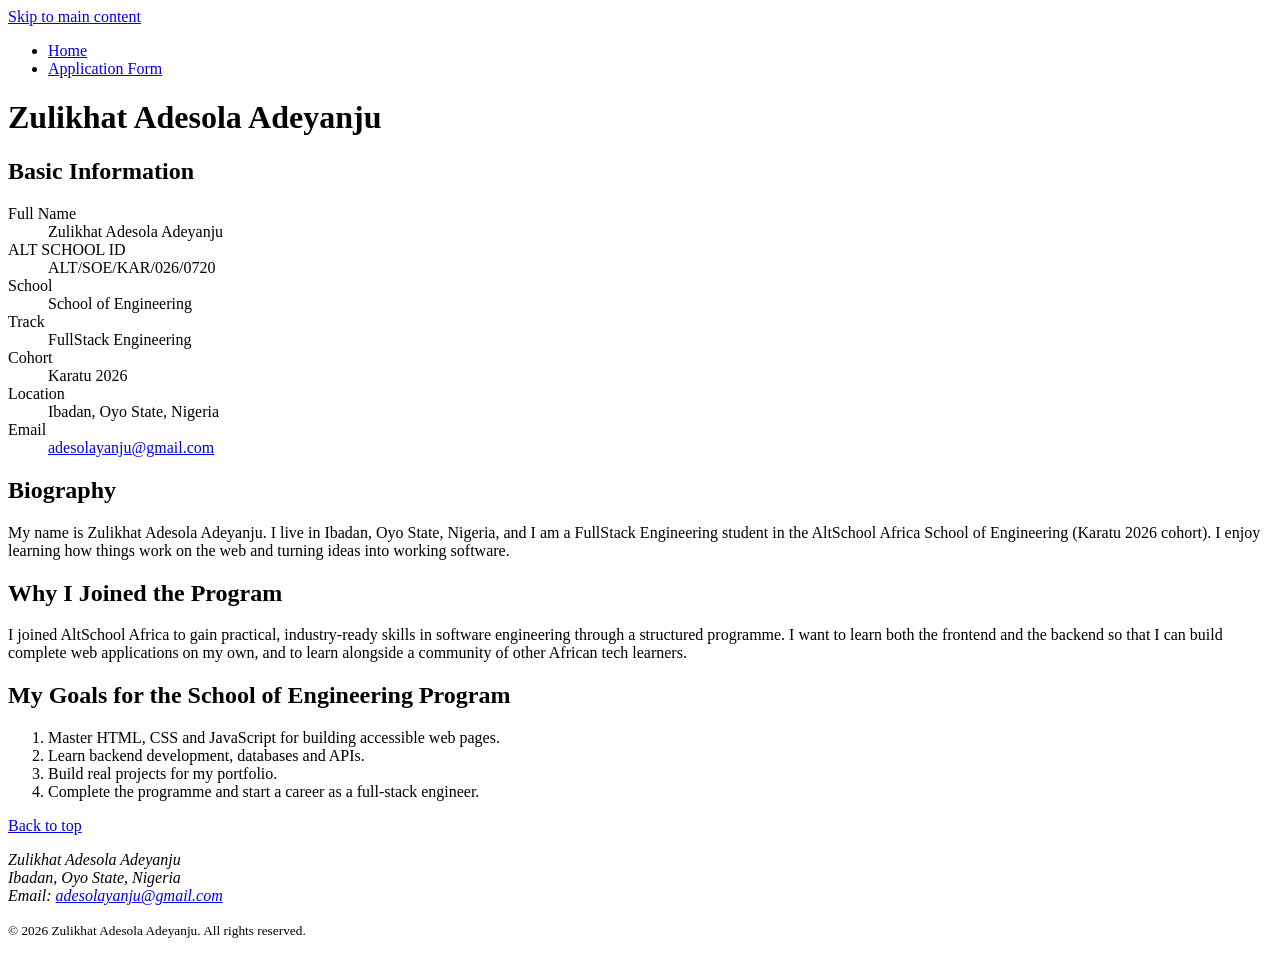
<file: index.html>
<!DOCTYPE html>
<html lang="en">
<head>
  <meta charset="UTF-8">
  <meta name="viewport" content="width=device-width, initial-scale=1.0">
  <title>Home | Zulikhat Adesola Adeyanju</title>
</head>
<body>
  <header id="top">
    <a href="#main-content">Skip to main content</a>
    <nav aria-label="Global navigation">
      <ul>
        <li><a href="index.html" aria-current="page">Home</a></li>
        <li><a href="form.html">Application Form</a></li>
      </ul>
    </nav>
  </header>

  <main id="main-content">
    <h1>Zulikhat Adesola Adeyanju</h1>

    <section aria-labelledby="basic-info-heading">
      <h2 id="basic-info-heading">Basic Information</h2>
      <dl>
        <dt>Full Name</dt>
        <dd>Zulikhat Adesola Adeyanju</dd>
        <dt>ALT SCHOOL ID</dt>
        <dd>ALT/SOE/KAR/026/0720</dd>
        <dt>School</dt>
        <dd>School of Engineering</dd>
        <dt>Track</dt>
        <dd>FullStack Engineering</dd>
        <dt>Cohort</dt>
        <dd>Karatu 2026</dd>
        <dt>Location</dt>
        <dd>Ibadan, Oyo State, Nigeria</dd>
        <dt>Email</dt>
        <dd><a href="mailto:adesolayanju@gmail.com">adesolayanju@gmail.com</a></dd>
      </dl>
    </section>

    <section aria-labelledby="biography-heading">
      <h2 id="biography-heading">Biography</h2>
      <p>
        My name is Zulikhat Adesola Adeyanju. I live in Ibadan, Oyo State,
        Nigeria, and I am a FullStack Engineering student in the AltSchool Africa
        School of Engineering (Karatu 2026 cohort). I enjoy learning how things
        work on the web and turning ideas into working software.
      </p>
    </section>

    <section aria-labelledby="why-heading">
      <h2 id="why-heading">Why I Joined the Program</h2>
      <p>
        I joined AltSchool Africa to gain practical, industry-ready skills in
        software engineering through a structured programme. I want to learn
        both the frontend and the backend so that I can build complete web
        applications on my own, and to learn alongside a community of other
        African tech learners.
      </p>
    </section>

    <section aria-labelledby="goals-heading">
      <h2 id="goals-heading">My Goals for the School of Engineering Program</h2>
      <ol>
        <li>Master HTML, CSS and JavaScript for building accessible web pages.</li>
        <li>Learn backend development, databases and APIs.</li>
        <li>Build real projects for my portfolio.</li>
        <li>Complete the programme and start a career as a full-stack engineer.</li>
      </ol>
    </section>
  </main>

  <footer>
    <p><a href="#top">Back to top</a></p>
    <address>
      Zulikhat Adesola Adeyanju<br>
      Ibadan, Oyo State, Nigeria<br>
      Email: <a href="mailto:adesolayanju@gmail.com">adesolayanju@gmail.com</a>
    </address>
    <p><small>&copy; 2026 Zulikhat Adesola Adeyanju. All rights reserved.</small></p>
  </footer>
</body>
</html>
</file>
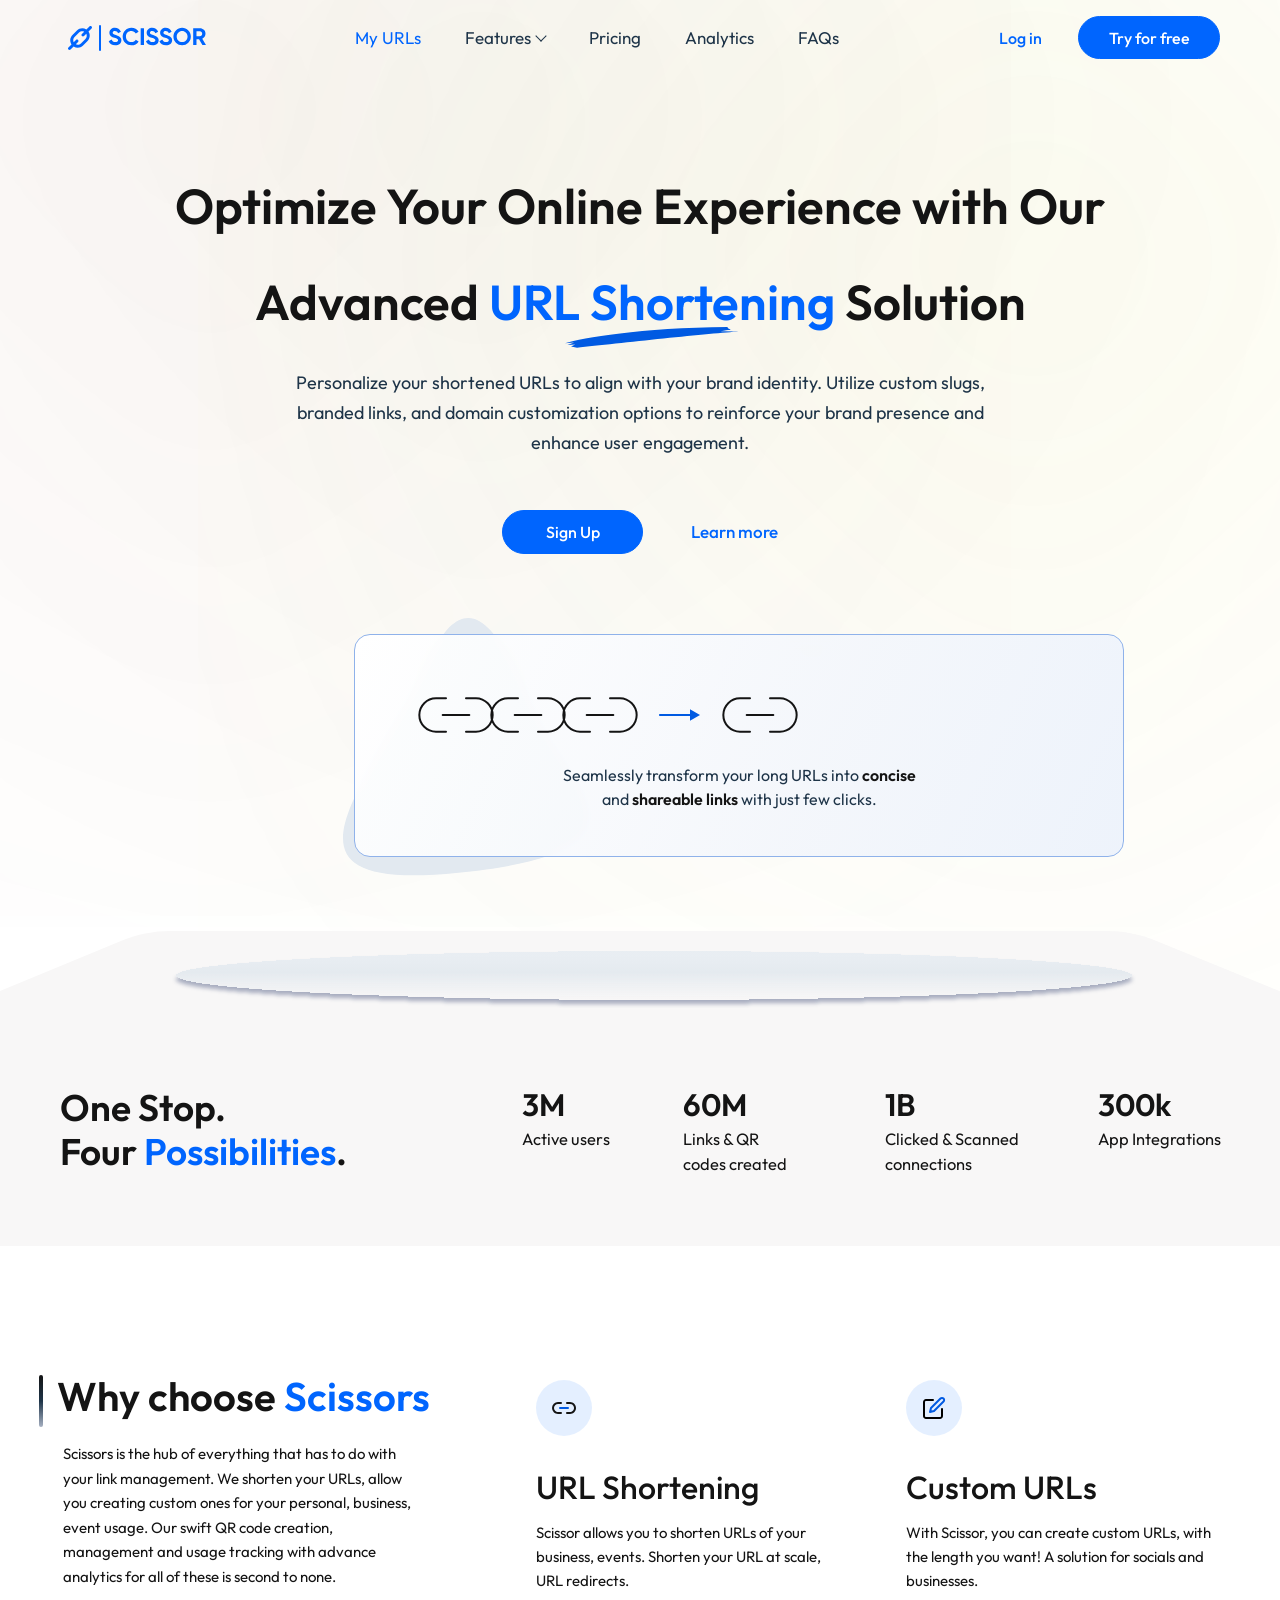
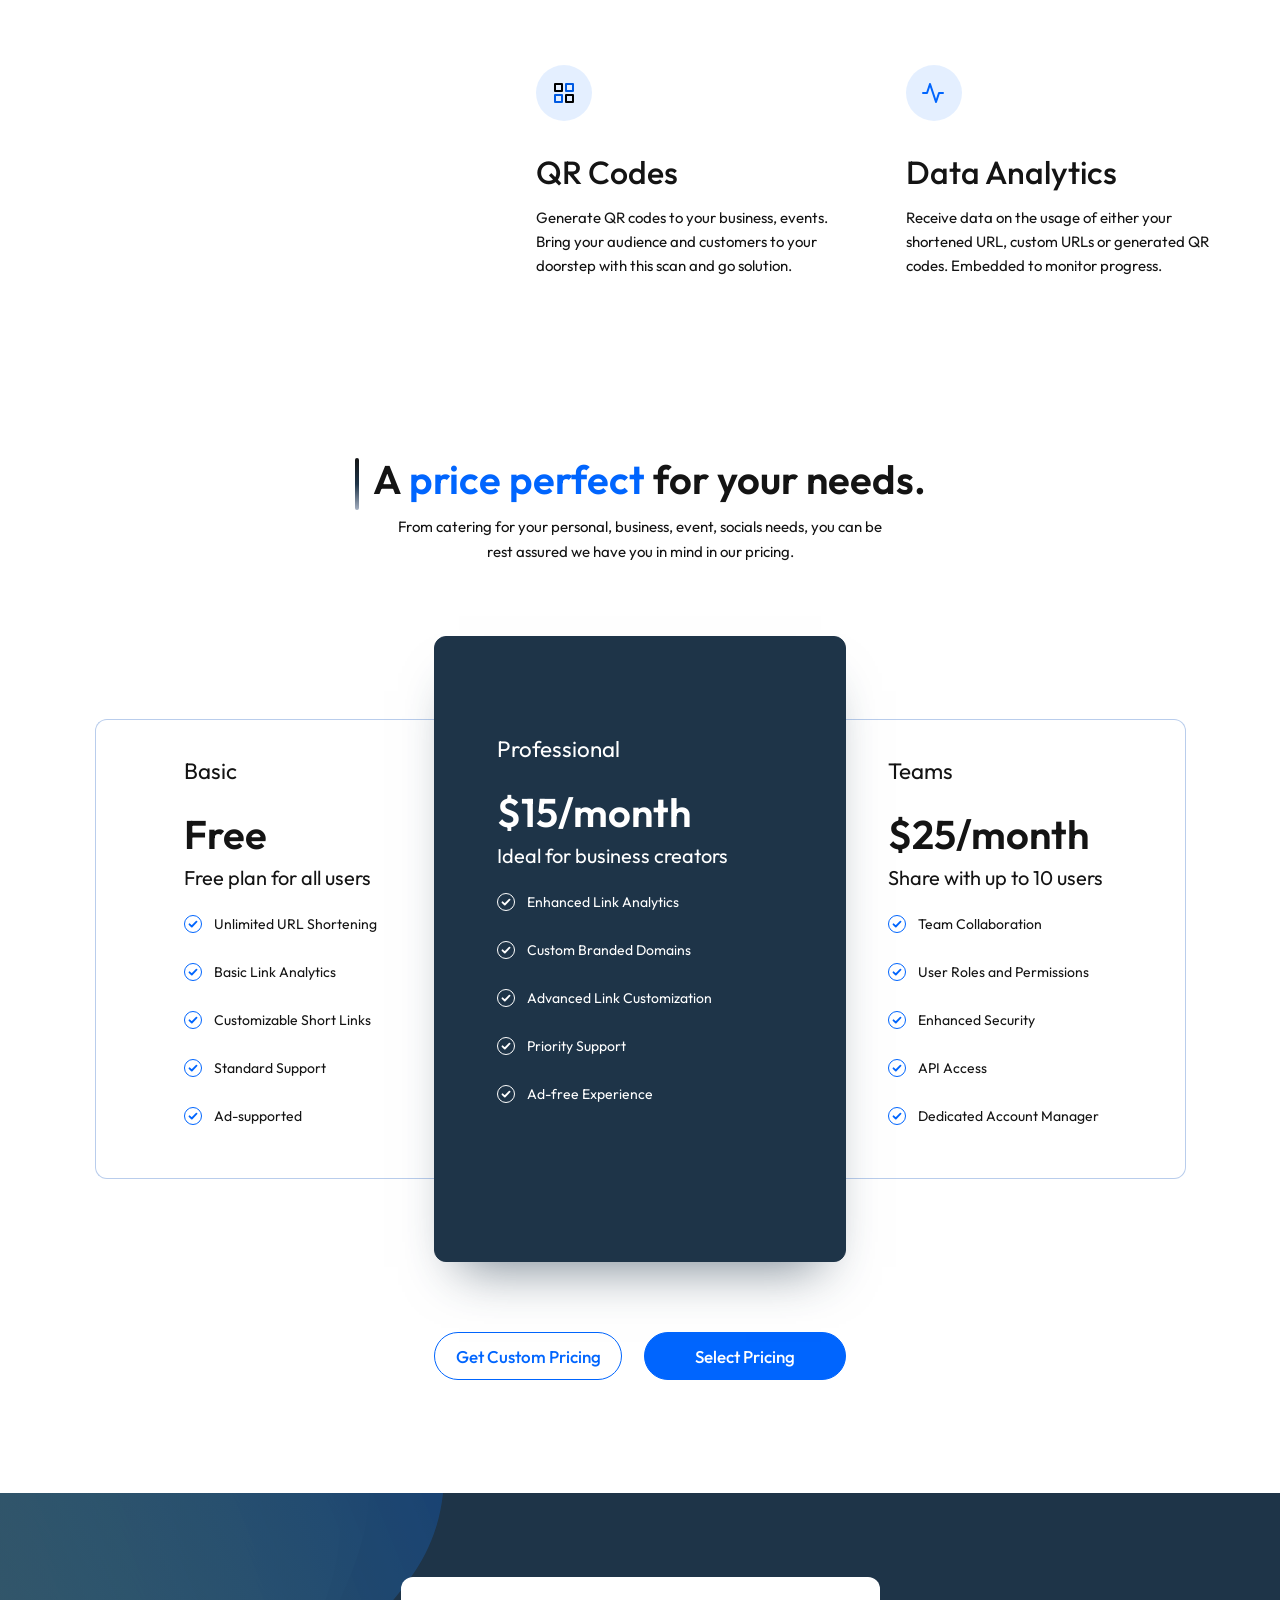
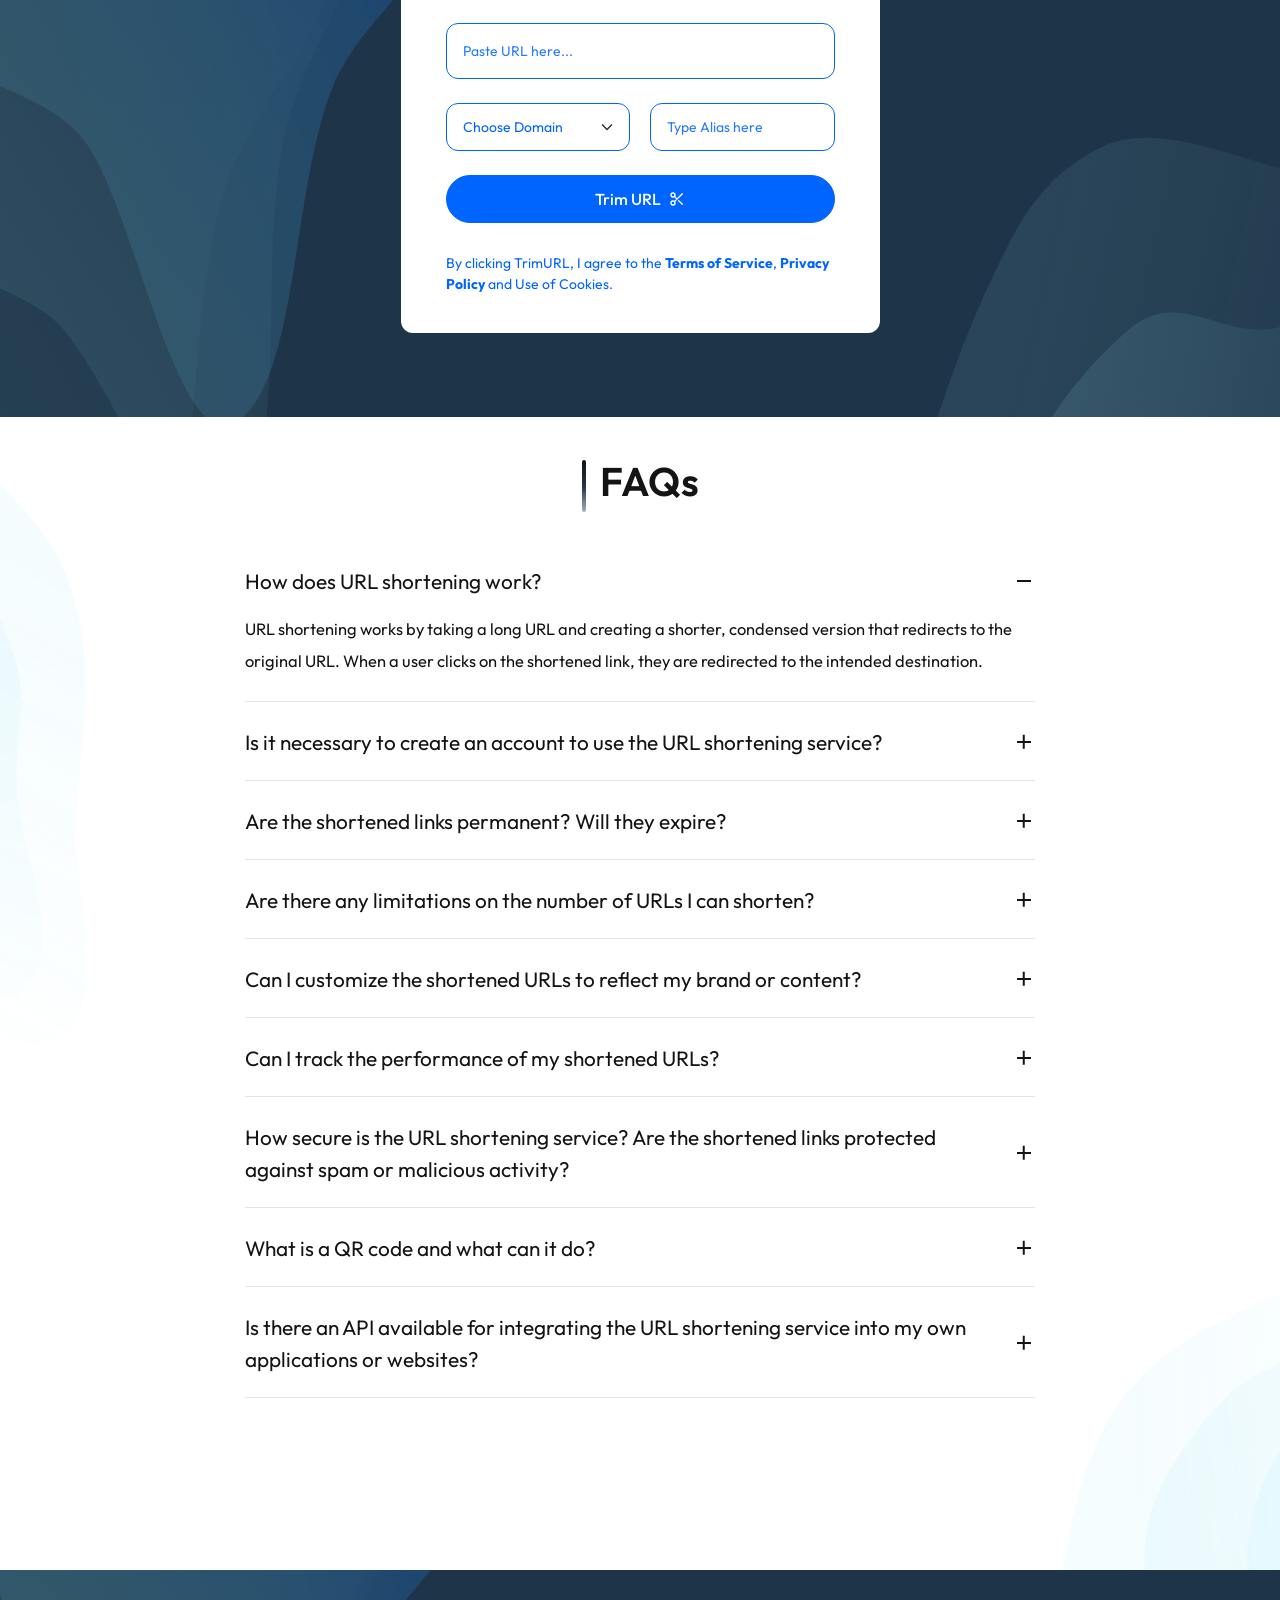
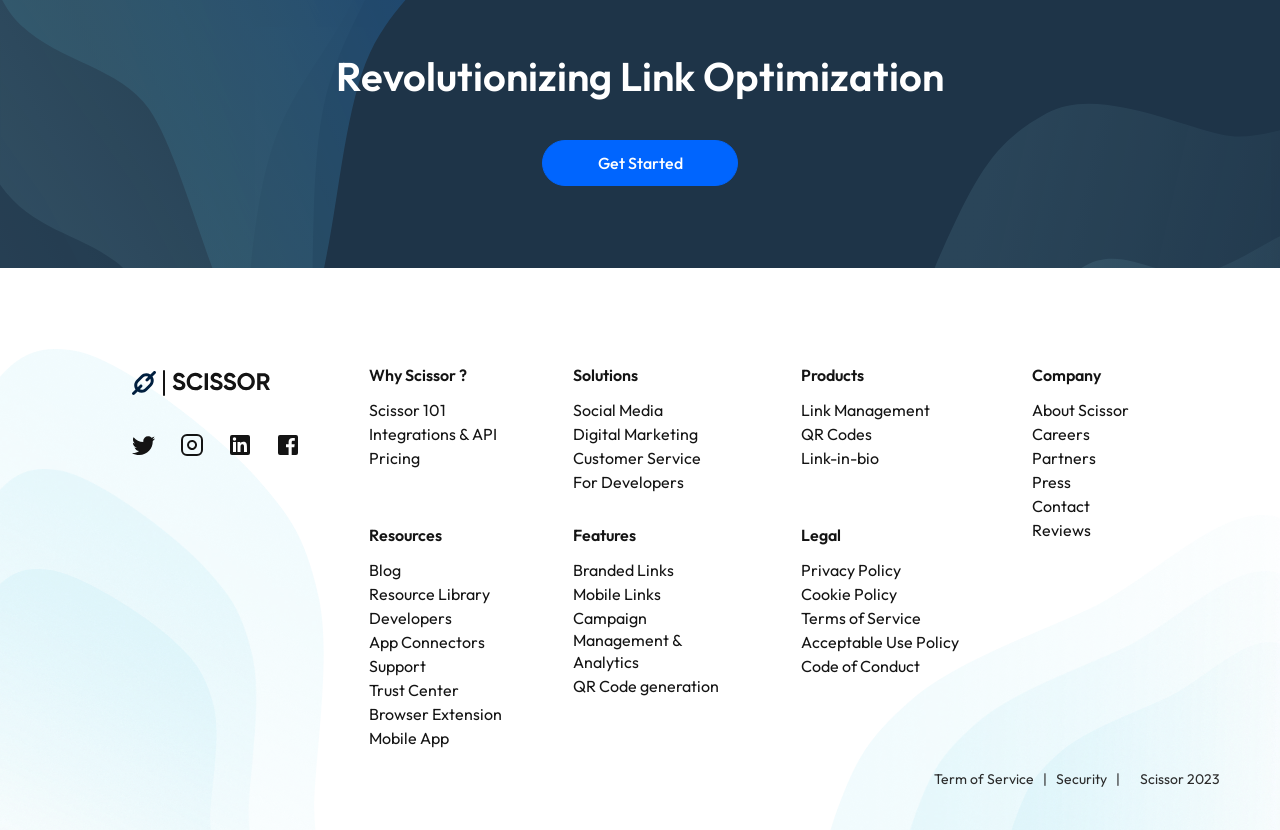
<file: exam-2/index.html>
<!DOCTYPE html>
<html lang="en">
<head>
  <meta charset="UTF-8">
  <meta name="viewport" content="width=device-width, initial-scale=1.0">
  <title>Scissor | URL Shortening Solution</title>
  <meta name="description" content="Scissor – shorten, customise and track your links, and generate QR codes.">
  <link rel="preconnect" href="https://fonts.googleapis.com">
  <link rel="preconnect" href="https://fonts.gstatic.com" crossorigin>
  <link href="https://fonts.googleapis.com/css2?family=Outfit:wght@300;400;500;600;700&display=swap" rel="stylesheet">
  <link rel="stylesheet" href="styles.css">
</head>
<body>
  <a class="skip-link" href="#main-content">Skip to main content</a>

  <!-- ===== Header / navigation ===== -->
  <header class="site-header">
    <div class="container nav">
      <a class="logo" href="#top">
        <img src="assets/logo.svg" alt="Scissor" width="155" height="40">
      </a>

      <input type="checkbox" id="nav-toggle" class="nav__toggle">
      <label for="nav-toggle" class="nav__burger" aria-label="Toggle menu"><span></span></label>

      <nav class="nav__menu" aria-label="Main navigation">
        <ul class="nav__links">
          <li><a href="#shorten" class="active">My URLs</a></li>
          <li><a href="#features">Features <span class="caret" aria-hidden="true"></span></a></li>
          <li><a href="#pricing">Pricing</a></li>
          <li><a href="#features">Analytics</a></li>
          <li><a href="#faqs">FAQs</a></li>
        </ul>
        <div class="nav__actions">
          <a href="#" class="link-blue">Log in</a>
          <a href="#shorten" class="btn btn--primary btn--nav">Try for free</a>
        </div>
      </nav>
    </div>
  </header>

  <main id="main-content">
    <!-- ===== Hero ===== -->
    <section class="hero" id="top">
      <div class="container hero__inner">
        <h1 class="hero__title">
          Optimize Your Online Experience with Our <br class="hero__break">
          Advanced <span class="swoosh text-blue">URL Shortening</span> Solution
        </h1>
        <p class="hero__text">
          Personalize your shortened URLs to align with your brand identity. Utilize custom slugs,
          branded links, and domain customization options to reinforce your brand presence and
          enhance user engagement.
        </p>
        <div class="hero__actions">
          <a href="#shorten" class="btn btn--primary btn--hero">Sign Up</a>
          <a href="#features" class="link-blue">Learn more</a>
        </div>

        <figure class="hero__visual">
          <img class="hero__blob" src="assets/blob.svg" alt="" width="246" height="258">
          <div class="hero__card">
            <img class="hero__chain" src="assets/chain.svg" alt="" width="384" height="80">
            <figcaption>Seamlessly transform your long URLs into <strong>concise</strong> and <strong>shareable links</strong> with just few clicks.</figcaption>
          </div>
        </figure>
      </div>
      <img class="hero__stage" src="assets/stage.svg" alt="" width="1440" height="93">
    </section>

    <!-- ===== Stats ===== -->
    <section class="stats" aria-label="Scissor in numbers">
      <div class="container stats__inner">
        <h2 class="stats__title">One Stop.<br>Four <span class="text-blue">Possibilities</span>.</h2>
        <ul class="stats__list">
          <li><strong>3M</strong><span>Active users</span></li>
          <li><strong>60M</strong><span>Links &amp; QR<br>codes created</span></li>
          <li><strong>1B</strong><span>Clicked &amp; Scanned<br>connections</span></li>
          <li><strong>300k</strong><span>App Integrations</span></li>
        </ul>
      </div>
    </section>

    <!-- ===== Why choose ===== -->
    <section class="why" id="features">
      <div class="container why__inner">
        <div class="why__intro">
          <h2 class="section-title">Why choose <span class="text-blue">Scissors</span></h2>
          <p>
            Scissors is the hub of everything that has to do with your link management. We shorten
            your URLs, allow you creating custom ones for your personal, business, event usage. Our
            swift QR code creation, management and usage tracking with advance analytics for all of
            these is second to none.
          </p>
        </div>

        <div class="features">
          <article class="feature">
            <span class="feature__icon"><img src="assets/icon-link.svg" alt="" width="24" height="24"></span>
            <h3>URL Shortening</h3>
            <p>Scissor allows you to shorten URLs of your business, events. Shorten your URL at scale, URL redirects.</p>
          </article>
          <article class="feature">
            <span class="feature__icon"><img src="assets/icon-edit.svg" alt="" width="24" height="24"></span>
            <h3>Custom URLs</h3>
            <p>With Scissor, you can create custom URLs, with the length you want! A solution for socials and businesses.</p>
          </article>
          <article class="feature">
            <span class="feature__icon"><img src="assets/icon-grid.svg" alt="" width="24" height="24"></span>
            <h3>QR Codes</h3>
            <p>Generate QR codes to your business, events. Bring your audience and customers to your doorstep with this scan and go solution.</p>
          </article>
          <article class="feature">
            <span class="feature__icon"><img src="assets/icon-activity.svg" alt="" width="24" height="24"></span>
            <h3>Data Analytics</h3>
            <p>Receive data on the usage of either your shortened URL, custom URLs or generated QR codes. Embedded to monitor progress.</p>
          </article>
        </div>
      </div>
    </section>

    <!-- ===== Pricing ===== -->
    <section class="pricing" id="pricing">
      <div class="container">
        <header class="pricing__head">
          <h2 class="section-title">A <span class="text-blue">price perfect</span> for your needs.</h2>
          <p>From catering for your personal, business, event, socials needs, you can be rest assured we have you in mind in our pricing.</p>
        </header>

        <div class="plans">
          <article class="plan">
            <p class="plan__name">Basic</p>
            <h3 class="plan__price">Free</h3>
            <p class="plan__desc">Free plan for all users</p>
            <ul class="plan__list">
              <li>Unlimited URL Shortening</li>
              <li>Basic Link Analytics</li>
              <li>Customizable Short Links</li>
              <li>Standard Support</li>
              <li>Ad-supported</li>
            </ul>
          </article>

          <article class="plan plan--featured">
            <p class="plan__name">Professional</p>
            <h3 class="plan__price">$15/month</h3>
            <p class="plan__desc">Ideal for business creators</p>
            <ul class="plan__list">
              <li>Enhanced Link Analytics</li>
              <li>Custom Branded Domains</li>
              <li>Advanced Link Customization</li>
              <li>Priority Support</li>
              <li>Ad-free Experience</li>
            </ul>
          </article>

          <article class="plan">
            <p class="plan__name">Teams</p>
            <h3 class="plan__price">$25/month</h3>
            <p class="plan__desc">Share with up to 10 users</p>
            <ul class="plan__list">
              <li>Team Collaboration</li>
              <li>User Roles and Permissions</li>
              <li>Enhanced Security</li>
              <li>API Access</li>
              <li>Dedicated Account Manager</li>
            </ul>
          </article>
        </div>

        <div class="pricing__actions">
          <a href="#" class="btn btn--outline btn--plan">Get Custom Pricing</a>
          <a href="#" class="btn btn--primary btn--plan">Select Pricing</a>
        </div>
      </div>
    </section>

    <!-- ===== Shorten form ===== -->
    <section class="shorten waves" id="shorten" aria-label="Shorten a URL">
      <form class="shorten__card" action="#" method="get">
        <label class="visually-hidden" for="long-url">Long URL</label>
        <input class="field" type="url" id="long-url" name="url" placeholder="Paste URL here..." required>

        <div class="shorten__row">
          <label class="visually-hidden" for="domain">Domain</label>
          <select class="field field--select" id="domain" name="domain">
            <option value="" selected disabled>Choose Domain</option>
            <option value="scissor.ly">scissor.ly</option>
            <option value="scsr.co">scsr.co</option>
          </select>
          <label class="visually-hidden" for="alias">Alias</label>
          <input class="field" type="text" id="alias" name="alias" placeholder="Type Alias here">
        </div>

        <button type="submit" class="btn btn--primary btn--block">
          Trim URL
          <svg class="btn__icon" viewBox="0 0 24 24" aria-hidden="true"><g fill="none" stroke="currentColor" stroke-width="2" stroke-linecap="round"><circle cx="6" cy="6" r="3"/><circle cx="6" cy="18" r="3"/><path d="M20 4 8.1 15.9M14.5 14.5 20 20M8.1 8.1 12 12"/></g></svg>
        </button>

        <p class="shorten__terms">
          By clicking TrimURL, I agree to the <a href="#"><strong>Terms of Service</strong></a>,
          <a href="#"><strong>Privacy Policy</strong></a> and Use of Cookies.
        </p>
      </form>
    </section>

    <!-- ===== FAQs ===== -->
    <section class="faqs" id="faqs">
      <div class="container">
        <h2 class="section-title section-title--center">FAQs</h2>

        <div class="faq-list">
          <details class="faq" open>
            <summary>How does URL shortening work?</summary>
            <p>URL shortening works by taking a long URL and creating a shorter, condensed version that redirects to the original URL. When a user clicks on the shortened link, they are redirected to the intended destination.</p>
          </details>
          <details class="faq">
            <summary>Is it necessary to create an account to use the URL shortening service?</summary>
            <p>No, you can shorten links without an account. Creating a free account lets you save, edit and track all of your links in one place.</p>
          </details>
          <details class="faq">
            <summary>Are the shortened links permanent? Will they expire?</summary>
            <p>Shortened links are permanent by default. You can choose to set an expiry date on any link from your dashboard.</p>
          </details>
          <details class="faq">
            <summary>Are there any limitations on the number of URLs I can shorten?</summary>
            <p>Every plan, including the free Basic plan, comes with unlimited URL shortening.</p>
          </details>
          <details class="faq">
            <summary>Can I customize the shortened URLs to reflect my brand or content?</summary>
            <p>Yes. Add a custom alias to any link, and on the Professional plan connect your own branded domain.</p>
          </details>
          <details class="faq">
            <summary>Can I track the performance of my shortened URLs?</summary>
            <p>Yes. Our analytics show clicks, locations, devices and referrers for each of your links and QR codes.</p>
          </details>
          <details class="faq">
            <summary>How secure is the URL shortening service? Are the shortened links protected against spam or malicious activity?</summary>
            <p>All links are served over HTTPS and scanned for spam and malware, and abusive links are disabled automatically.</p>
          </details>
          <details class="faq">
            <summary>What is a QR code and what can it do?</summary>
            <p>A QR code is a scannable image that opens a link on a phone camera. Use it on posters, packaging and menus to bring people straight to your content.</p>
          </details>
          <details class="faq">
            <summary>Is there an API available for integrating the URL shortening service into my own applications or websites?</summary>
            <p>Yes. The Teams plan includes API access so you can create and manage links from your own apps.</p>
          </details>
        </div>
      </div>
    </section>

    <!-- ===== CTA ===== -->
    <section class="cta waves" aria-labelledby="cta-title">
      <h2 id="cta-title">Revolutionizing Link Optimization</h2>
      <a href="#shorten" class="btn btn--primary btn--cta">Get Started</a>
    </section>
  </main>

  <!-- ===== Footer ===== -->
  <footer class="site-footer">
    <div class="container footer__inner">
      <div class="footer__brand">
        <a class="logo" href="#top">
          <img src="assets/logo-dark.svg" alt="Scissor" width="155" height="40">
        </a>
        <ul class="socials">
          <li><a href="#" aria-label="Twitter"><img src="assets/icon-twitter.svg" alt="" width="24" height="24"></a></li>
          <li><a href="#" aria-label="Instagram"><img src="assets/icon-instagram.svg" alt="" width="24" height="24"></a></li>
          <li><a href="#" aria-label="LinkedIn"><svg viewBox="0 0 24 24" aria-hidden="true"><path d="M20 2H4a2 2 0 0 0-2 2v16a2 2 0 0 0 2 2h16a2 2 0 0 0 2-2V4a2 2 0 0 0-2-2zM8 19H5V9h3zM6.5 7.7a1.7 1.7 0 1 1 0-3.5 1.7 1.7 0 0 1 0 3.5zM19 19h-3v-5c0-1.2 0-2.7-1.6-2.7S12.5 12.6 12.5 14v5h-3V9h2.8v1.4c.4-.8 1.4-1.6 2.9-1.6 3.1 0 3.7 2 3.7 4.7z"/></svg></a></li>
          <li><a href="#" aria-label="Facebook"><svg viewBox="0 0 24 24" aria-hidden="true"><path d="M20 2H4a2 2 0 0 0-2 2v16a2 2 0 0 0 2 2h8.6v-7.7H10v-3h2.6V9c0-2.6 1.6-4 3.9-4l2.3.1v2.7h-1.6c-1.3 0-1.5.6-1.5 1.5v1.9h3l-.4 3h-2.6V22H20a2 2 0 0 0 2-2V4a2 2 0 0 0-2-2z"/></svg></a></li>
        </ul>
      </div>

      <nav class="footer__links" aria-label="Footer">
        <div class="footer__col">
          <h3>Why Scissor ?</h3>
          <ul><li><a href="#">Scissor 101</a></li><li><a href="#">Integrations &amp; API</a></li><li><a href="#pricing">Pricing</a></li></ul>
        </div>
        <div class="footer__col">
          <h3>Solutions</h3>
          <ul><li><a href="#">Social Media</a></li><li><a href="#">Digital Marketing</a></li><li><a href="#">Customer Service</a></li><li><a href="#">For Developers</a></li></ul>
        </div>
        <div class="footer__col">
          <h3>Products</h3>
          <ul><li><a href="#">Link Management</a></li><li><a href="#">QR Codes</a></li><li><a href="#">Link-in-bio</a></li></ul>
        </div>
        <div class="footer__col footer__col--company">
          <h3>Company</h3>
          <ul><li><a href="#">About Scissor</a></li><li><a href="#">Careers</a></li><li><a href="#">Partners</a></li><li><a href="#">Press</a></li><li><a href="#">Contact</a></li><li><a href="#">Reviews</a></li></ul>
        </div>
        <div class="footer__col">
          <h3>Resources</h3>
          <ul><li><a href="#">Blog</a></li><li><a href="#">Resource Library</a></li><li><a href="#">Developers</a></li><li><a href="#">App Connectors</a></li><li><a href="#">Support</a></li><li><a href="#">Trust Center</a></li><li><a href="#">Browser Extension</a></li><li><a href="#">Mobile App</a></li></ul>
        </div>
        <div class="footer__col">
          <h3>Features</h3>
          <ul><li><a href="#">Branded Links</a></li><li><a href="#">Mobile Links</a></li><li><a href="#">Campaign<br>Management &amp;<br>Analytics</a></li><li><a href="#">QR Code generation</a></li></ul>
        </div>
        <div class="footer__col">
          <h3>Legal</h3>
          <ul><li><a href="#">Privacy Policy</a></li><li><a href="#">Cookie Policy</a></li><li><a href="#">Terms of Service</a></li><li><a href="#">Acceptable Use Policy</a></li><li><a href="#">Code of Conduct</a></li></ul>
        </div>
      </nav>
    </div>

    <div class="container footer__bottom">
      <p><a href="#">Term of Service</a><span class="sep">|</span><a href="#">Security</a><span class="sep">|</span><span class="copy">Scissor 2023</span></p>
    </div>
  </footer>
</body>
</html>
</file>
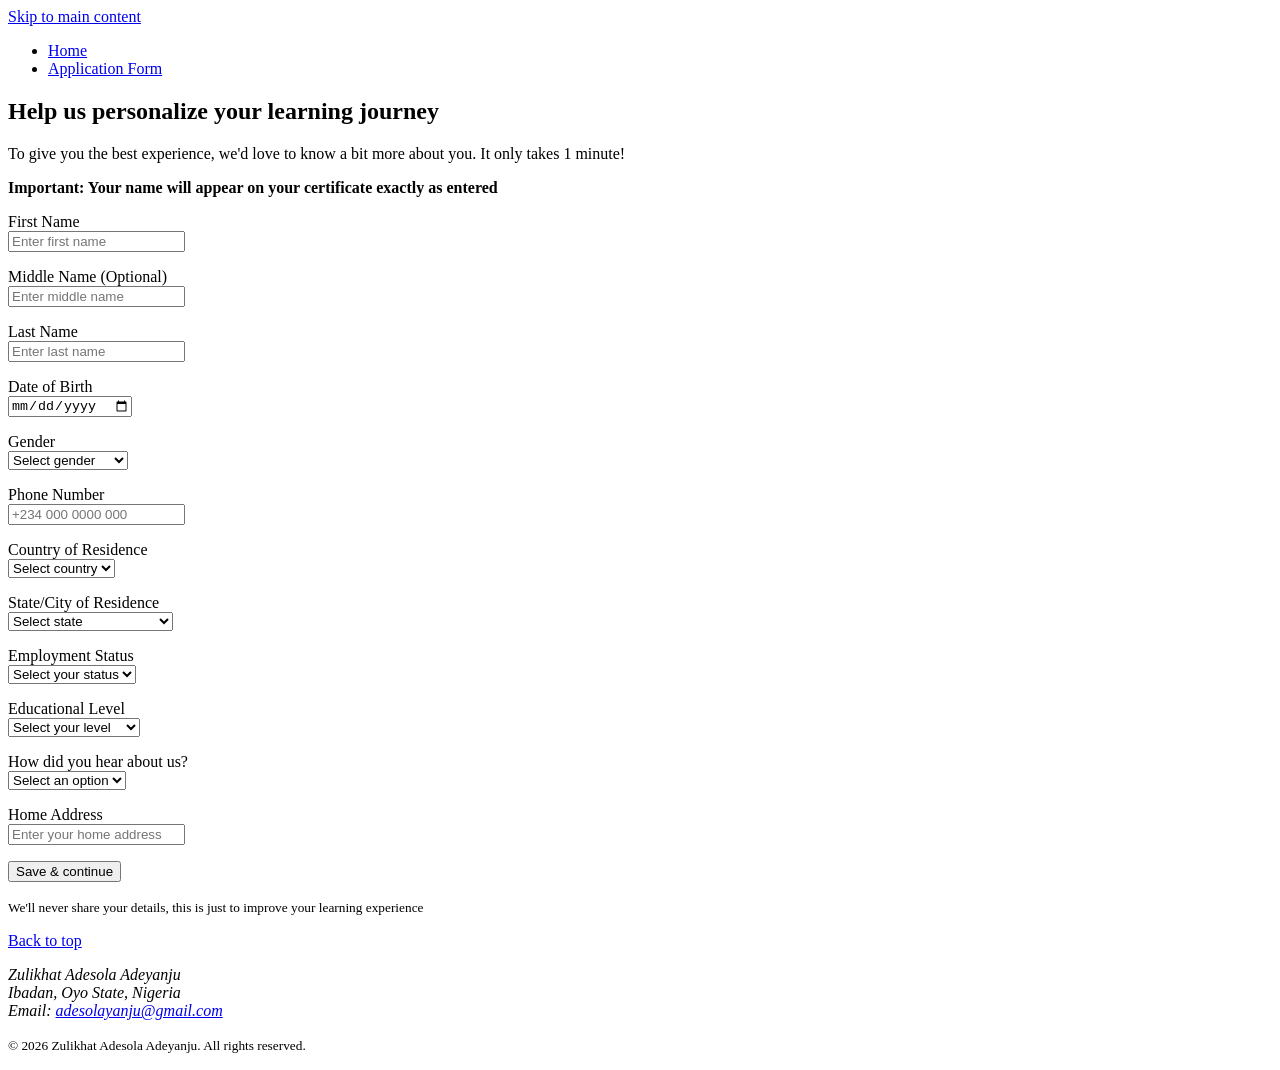
<file: form.html>
<!DOCTYPE html>
<html lang="en">
<head>
  <meta charset="UTF-8">
  <meta name="viewport" content="width=device-width, initial-scale=1.0">
  <title>Application Form | AltSchool Africa</title>
</head>
<body>
  <header id="top">
    <a href="#main-content">Skip to main content</a>
    <nav aria-label="Global navigation">
      <ul>
        <li><a href="index.html">Home</a></li>
        <li><a href="form.html" aria-current="page">Application Form</a></li>
      </ul>
    </nav>
  </header>

  <main id="main-content">
    <section aria-labelledby="form-heading">
      <h1 id="form-heading">Help us personalize your learning journey</h1>
      <p>
        To give you the best experience, we'd love to know a bit more about you.
        It only takes 1 minute!
      </p>

      <p role="note">
        <strong>Important: Your name will appear on your certificate exactly as entered</strong>
      </p>

      <form action="#" method="post">
        <p>
          <label for="first-name">First Name</label><br>
          <input type="text" id="first-name" name="first_name" placeholder="Enter first name" autocomplete="given-name" required>
        </p>

        <p>
          <label for="middle-name">Middle Name (Optional)</label><br>
          <input type="text" id="middle-name" name="middle_name" placeholder="Enter middle name" autocomplete="additional-name">
        </p>

        <p>
          <label for="last-name">Last Name</label><br>
          <input type="text" id="last-name" name="last_name" placeholder="Enter last name" autocomplete="family-name" required>
        </p>

        <p>
          <label for="dob">Date of Birth</label><br>
          <input type="date" id="dob" name="date_of_birth" autocomplete="bday" required>
        </p>

        <p>
          <label for="gender">Gender</label><br>
          <select id="gender" name="gender" required>
            <option value="">Select gender</option>
            <option value="female">Female</option>
            <option value="male">Male</option>
            <option value="prefer-not-to-say">Prefer not to say</option>
          </select>
        </p>

        <p>
          <label for="phone">Phone Number</label><br>
          <input type="tel" id="phone" name="phone" placeholder="+234 000 0000 000" autocomplete="tel" required>
        </p>

        <p>
          <label for="country">Country of Residence</label><br>
          <select id="country" name="country" autocomplete="country-name" required>
            <option value="">Select country</option>
            <option value="nigeria">Nigeria</option>
            <option value="ghana">Ghana</option>
            <option value="kenya">Kenya</option>
            <option value="south-africa">South Africa</option>
            <option value="rwanda">Rwanda</option>
            <option value="uganda">Uganda</option>
            <option value="tanzania">Tanzania</option>
            <option value="egypt">Egypt</option>
            <option value="cameroon">Cameroon</option>
            <option value="ethiopia">Ethiopia</option>
            <option value="other">Other</option>
          </select>
        </p>

        <p>
          <label for="state">State/City of Residence</label><br>
          <select id="state" name="state" required>
            <option value="">Select state</option>
            <option value="abia">Abia</option>
            <option value="adamawa">Adamawa</option>
            <option value="akwa-ibom">Akwa Ibom</option>
            <option value="anambra">Anambra</option>
            <option value="bauchi">Bauchi</option>
            <option value="bayelsa">Bayelsa</option>
            <option value="benue">Benue</option>
            <option value="borno">Borno</option>
            <option value="cross-river">Cross River</option>
            <option value="delta">Delta</option>
            <option value="ebonyi">Ebonyi</option>
            <option value="edo">Edo</option>
            <option value="ekiti">Ekiti</option>
            <option value="enugu">Enugu</option>
            <option value="federal-capital-territory">Federal Capital Territory</option>
            <option value="gombe">Gombe</option>
            <option value="imo">Imo</option>
            <option value="jigawa">Jigawa</option>
            <option value="kaduna">Kaduna</option>
            <option value="kano">Kano</option>
            <option value="katsina">Katsina</option>
            <option value="kebbi">Kebbi</option>
            <option value="kogi">Kogi</option>
            <option value="kwara">Kwara</option>
            <option value="lagos">Lagos</option>
            <option value="nasarawa">Nasarawa</option>
            <option value="niger">Niger</option>
            <option value="ogun">Ogun</option>
            <option value="ondo">Ondo</option>
            <option value="osun">Osun</option>
            <option value="oyo">Oyo</option>
            <option value="plateau">Plateau</option>
            <option value="rivers">Rivers</option>
            <option value="sokoto">Sokoto</option>
            <option value="taraba">Taraba</option>
            <option value="yobe">Yobe</option>
            <option value="zamfara">Zamfara</option>
          </select>
        </p>

        <p>
          <label for="employment">Employment Status</label><br>
          <select id="employment" name="employment_status" required>
            <option value="">Select your status</option>
            <option value="student">Student</option>
            <option value="employed">Employed</option>
            <option value="self-employed">Self-employed</option>
            <option value="unemployed">Unemployed</option>
          </select>
        </p>

        <p>
          <label for="education">Educational Level</label><br>
          <select id="education" name="educational_level" required>
            <option value="">Select your level</option>
            <option value="secondary">Secondary School</option>
            <option value="ond-nce">OND / NCE</option>
            <option value="hnd">HND</option>
            <option value="bachelors">Bachelor's Degree</option>
            <option value="masters">Master's Degree</option>
            <option value="phd">PhD</option>
          </select>
        </p>

        <p>
          <label for="referral">How did you hear about us?</label><br>
          <select id="referral" name="referral" required>
            <option value="">Select an option</option>
            <option value="social-media">Social Media</option>
            <option value="friend-family">Friend / Family</option>
            <option value="search-engine">Search Engine</option>
            <option value="event">Event / Webinar</option>
            <option value="other">Other</option>
          </select>
        </p>

        <p>
          <label for="address">Home Address</label><br>
          <input type="text" id="address" name="home_address" placeholder="Enter your home address" autocomplete="street-address" required>
        </p>

        <p>
          <button type="submit">Save &amp; continue</button>
        </p>
      </form>

      <p><small>We'll never share your details, this is just to improve your learning experience</small></p>
    </section>
  </main>

  <footer>
    <p><a href="#top">Back to top</a></p>
    <address>
      Zulikhat Adesola Adeyanju<br>
      Ibadan, Oyo State, Nigeria<br>
      Email: <a href="mailto:adesolayanju@gmail.com">adesolayanju@gmail.com</a>
    </address>
    <p><small>&copy; 2026 Zulikhat Adesola Adeyanju. All rights reserved.</small></p>
  </footer>
</body>
</html>
</file>
<file: exam-2/styles.css>
/* ==========================================================
   Scissor landing page – AltSchool V2 Exam (Assessment 2)
   Sizes follow the 1440px-wide Figma frame.
   ========================================================== */

:root {
  --blue: #0065fe;
  --blue-dark: #0052d1;
  --navy: #1e3448;
  --text: #141414;
  --muted: #5c6f7f;
  --border: #e1e6ec;
  --stage: #f8f7f7;
  --white: #ffffff;
  --radius: 12px;
  --font: "Outfit", system-ui, -apple-system, "Segoe UI", sans-serif;
}

*,
*::before,
*::after {
  box-sizing: border-box;
}

html {
  scroll-behavior: smooth;
}

body {
  margin: 0;
  font-family: var(--font);
  color: var(--text);
  background: var(--white);
  line-height: 1.5;
  -webkit-font-smoothing: antialiased;
}

img,
svg {
  display: block;
  max-width: 100%;
}

a {
  color: inherit;
  text-decoration: none;
}

ul {
  margin: 0;
  padding: 0;
  list-style: none;
}

h1,
h2,
h3,
p,
figure {
  margin: 0;
}

.container {
  width: min(1160px, 100% - 2rem);
  margin-inline: auto;
}

.text-blue {
  color: var(--blue);
}

.link-blue {
  color: var(--blue);
  font-weight: 500;
}

.link-blue:hover {
  text-decoration: underline;
}

.visually-hidden {
  position: absolute;
  width: 1px;
  height: 1px;
  overflow: hidden;
  clip: rect(0 0 0 0);
  white-space: nowrap;
}

.skip-link {
  position: absolute;
  left: 1rem;
  top: -3rem;
  z-index: 100;
  padding: 0.5rem 1rem;
  background: var(--blue);
  color: var(--white);
  border-radius: 6px;
}

.skip-link:focus {
  top: 1rem;
}

:focus-visible {
  outline: 2px solid var(--blue);
  outline-offset: 3px;
}

/* ---------- Buttons ---------- */
.btn {
  display: inline-flex;
  align-items: center;
  justify-content: center;
  gap: 0.5rem;
  height: 44px;
  padding: 0 1.75rem;
  border: 1px solid var(--blue);
  border-radius: 999px;
  font: 500 1rem var(--font);
  white-space: nowrap;
  cursor: pointer;
  transition: background-color 0.2s, color 0.2s, transform 0.2s;
}

.btn:hover {
  transform: translateY(-1px);
}

.btn--primary {
  background: var(--blue);
  color: var(--white);
}

.btn--primary:hover {
  background: var(--blue-dark);
}

.btn--outline {
  background: transparent;
  color: var(--blue);
}

.btn--outline:hover {
  background: var(--blue);
  color: var(--white);
}

.btn--nav {
  width: 142px;
  height: 43px;
}

.btn--hero {
  width: 141px;
}

.btn--plan {
  height: 48px;
  font-size: 1.0625rem;
}

.btn--plan.btn--outline {
  width: 188px;
}

.btn--plan.btn--primary {
  width: 202px;
}

.btn--cta {
  width: 196px;
  height: 46px;
}

.btn--block {
  width: 100%;
  height: 48px;
}

.btn__icon {
  width: 1rem;
  height: 1rem;
}

/* Section headings with the thin vertical accent bar */
.section-title {
  position: relative;
  padding-left: 18px;
  font-size: 2.5rem;
  font-weight: 600;
  line-height: 1.2;
}

.section-title::before {
  content: "";
  position: absolute;
  left: 0;
  top: 0.06em;
  width: 4px;
  height: 1.32em;
  border-radius: 2px;
  /* Dark at the top, fading to slate blue at the bottom, as in the design */
  background: linear-gradient(180deg, #141414 0%, #1e3448 50%, rgba(92, 111, 143, 0.55) 100%);
}

.section-title--center {
  width: fit-content;
  margin-inline: auto;
}

/* ---------- Header ---------- */
.site-header {
  position: absolute;
  top: 0;
  left: 0;
  right: 0;
  z-index: 50;
}

.nav {
  display: flex;
  align-items: center;
  justify-content: space-between;
  height: 75px;
}

.logo img {
  width: 155px;
  height: 40px;
}

.nav__menu {
  display: flex;
  flex: 1;
  align-items: center;
  justify-content: space-between;
  margin-left: 140px;
}

.nav__links {
  display: flex;
  gap: 44px;
  font-size: 1.0625rem;
  color: var(--navy);
}

.nav__links a {
  display: inline-flex;
  align-items: center;
  gap: 0.4rem;
}

.nav__links a:hover,
.nav__links a.active {
  color: var(--blue);
}

.caret {
  width: 0.5rem;
  height: 0.5rem;
  border-right: 1.5px solid currentColor;
  border-bottom: 1.5px solid currentColor;
  transform: translateY(-2px) rotate(45deg);
}

.nav__actions {
  display: flex;
  align-items: center;
  gap: 2.25rem;
  font-size: 1rem;
}

.nav__toggle,
.nav__burger {
  display: none;
}

/* ---------- Hero ---------- */
.hero {
  position: relative;
  min-height: 1024px;
  padding-top: 158px;
  background: var(--white) url("assets/hero-bg.svg") top center / 1440px 1024px no-repeat;
  text-align: center;
}

.hero__title {
  font-size: 3.0625rem;
  font-weight: 600;
  line-height: 96px;
}

/* Brush-stroke underline from the design */
.swoosh {
  position: relative;
  display: inline-block;
  line-height: 1.1;
}

.swoosh::after {
  content: "";
  position: absolute;
  left: 22%;
  width: 174px;
  max-width: 52%;
  bottom: -0.36em;
  height: 0.41em;
  background: url("assets/swoosh.svg") center / 100% 100% no-repeat;
}

.hero__text {
  max-width: 730px;
  margin: 18px auto 0;
  font-size: 1.125rem;
  line-height: 30px;
  color: var(--navy);
}

.hero__actions {
  display: flex;
  justify-content: center;
  align-items: center;
  gap: 48px;
  margin-top: 52px;
}

.hero__actions .link-blue {
  font-size: 1.0625rem;
}

.hero__visual {
  position: relative;
  width: min(770px, 100%);
  margin: 80px auto 0;
}

.hero__blob {
  position: absolute;
  left: -11px;
  top: -16px;
  z-index: 0;
  width: 246px;
  height: 258px;
}

.hero__card {
  position: relative;
  z-index: 1;
  min-height: 223px;
  padding: 40px 40px 36px 61px;
  background: linear-gradient(115deg, rgba(255, 255, 255, 0.92) 0%, rgba(243, 246, 251, 0.92) 60%, rgba(236, 242, 251, 0.92) 100%);
  border: 1px solid #8fb2ea;
  border-radius: 16px;
  backdrop-filter: blur(6px);
}

.hero__chain {
  width: 384px;
  height: 80px;
}

.hero__card figcaption {
  max-width: 380px;
  margin: 8px auto 0;
  padding-right: 21px;
  font-size: 1rem;
  line-height: 1.5;
  color: var(--navy);
}

.hero__card strong {
  font-weight: 600;
  color: var(--text);
}

.hero__stage {
  position: absolute;
  left: 50%;
  bottom: 0;
  width: 1440px;
  max-width: none;
  height: 93px;
  transform: translateX(-50%);
}

/* ---------- Stats ---------- */
.stats {
  padding: 62px 0 69px;
  background: var(--stage);
}

.stats__inner {
  display: flex;
  align-items: flex-start;
  justify-content: space-between;
  gap: 2rem;
}

.stats__title {
  font-size: 2.3125rem;
  font-weight: 600;
  line-height: 1.2;
}

.stats__list {
  display: grid;
  grid-template-columns: 161px 202px 213px auto;
  margin-right: -1px;
}

.stats__list li {
  display: flex;
  flex-direction: column;
}

.stats__list strong {
  font-size: 1.9375rem;
  font-weight: 600;
  line-height: 1.2;
}

.stats__list span {
  margin-top: 4px;
  font-size: 1.03rem;
  line-height: 25px;
  color: var(--text);
}

/* ---------- Why choose ---------- */
.why {
  padding: 126px 0 100px;
}

.why__inner {
  display: grid;
  grid-template-columns: 497px 1fr;
  width: min(1202px, 100% - 2rem);
}

.why__intro p {
  max-width: 378px;
  margin-top: 22px;
  padding-left: 24px;
  font-size: 0.9375rem;
  line-height: 24.5px;
  color: var(--text);
}

.features {
  display: grid;
  grid-template-columns: repeat(2, 335px);
  gap: 72px 35px;
  padding-top: 8px;
}

.feature__icon {
  display: grid;
  place-items: center;
  width: 56px;
  height: 56px;
  border-radius: 50%;
  background: rgba(50, 132, 255, 0.13);
}

.feature__icon img {
  width: 24px;
  height: 24px;
}

.feature h3 {
  margin-top: 31px;
  font-size: 2rem;
  font-weight: 500;
  line-height: 1.25;
}

.feature p {
  max-width: 312px;
  margin-top: 14px;
  font-size: 0.9375rem;
  line-height: 24px;
  color: var(--text);
}

/* ---------- Pricing ---------- */
.pricing {
  padding: 77px 0 113px;
}

.pricing__head {
  text-align: center;
}

.pricing__head .section-title {
  width: fit-content;
  margin-inline: auto;
}

.pricing__head p {
  max-width: 505px;
  margin: 11px auto 0;
  font-size: 0.9375rem;
  line-height: 25px;
  color: var(--text);
}

.plans {
  display: grid;
  grid-template-columns: 339px 412px 340px;
  align-items: center;
  justify-content: center;
  margin-top: 72px;
}

.plan {
  min-height: 458px;
  padding: 37px 30px 50px 88px;
  border: 1px solid #b9cdec;
  border-radius: var(--radius);
  background: var(--white);
  color: var(--text);
}

.plan:first-child {
  border-right: 0;
  border-radius: var(--radius) 0 0 var(--radius);
}

.plan:last-child {
  padding-left: 42px;
  border-left: 0;
  border-radius: 0 var(--radius) var(--radius) 0;
}

.plan--featured {
  position: relative;
  z-index: 1;
  min-height: 626px;
  padding: 98px 40px 60px 62px;
  border-color: var(--navy);
  border-radius: var(--radius);
  background: var(--navy);
  color: var(--white);
  box-shadow: 0 30px 50px -25px rgba(30, 52, 72, 0.6);
}

.plan__name {
  font-size: 1.4rem;
  line-height: 1.3;
}

.plan__price {
  margin-top: 24px;
  font-size: 2.5rem;
  font-weight: 600;
  line-height: 1.2;
}

.plan__desc {
  margin-top: 6px;
  font-size: 1.25rem;
  line-height: 1.4;
}

.plan__list {
  display: grid;
  gap: 24px;
  margin-top: 20px;
  font-size: 0.875rem;
  line-height: 24px;
}

.plan__list li {
  display: flex;
  align-items: center;
  gap: 12px;
}

/* Circled check mark */
.plan__list li::before {
  content: "";
  flex: none;
  width: 18px;
  height: 18px;
  border: 1.5px solid var(--blue);
  border-radius: 50%;
  background: url("data:image/svg+xml,%3Csvg xmlns='http://www.w3.org/2000/svg' viewBox='0 0 16 16'%3E%3Cpath d='M4.5 8.3l2.3 2.2 4.7-4.8' fill='none' stroke='%230065fe' stroke-width='1.8' stroke-linecap='round' stroke-linejoin='round'/%3E%3C/svg%3E") center / 100% no-repeat;
}

.plan--featured .plan__list li::before {
  border-color: var(--white);
  background-image: url("data:image/svg+xml,%3Csvg xmlns='http://www.w3.org/2000/svg' viewBox='0 0 16 16'%3E%3Cpath d='M4.5 8.3l2.3 2.2 4.7-4.8' fill='none' stroke='%23ffffff' stroke-width='1.8' stroke-linecap='round' stroke-linejoin='round'/%3E%3C/svg%3E");
}

.pricing__actions {
  display: flex;
  justify-content: center;
  flex-wrap: wrap;
  gap: 22px;
  margin-top: 70px;
}

/* ---------- Wavy navy sections ---------- */
.waves {
  background: var(--navy) url("assets/waves.svg") center / cover no-repeat;
}

.shorten {
  display: grid;
  place-items: center;
  min-height: 524px;
  padding: 80px 1rem;
}

.shorten__card {
  display: grid;
  width: min(479px, 100%);
  padding: 46px 45px 38px;
  border-radius: var(--radius);
  background: var(--white);
}

.shorten__row {
  display: grid;
  grid-template-columns: 1fr 1fr;
  gap: 20px;
  margin-top: 24px;
}

.shorten__card > .field {
  height: 56px;
}

.shorten__card .btn--block {
  margin-top: 24px;
}

.field {
  width: 100%;
  height: 48px;
  padding: 0 1rem;
  border: 1px solid var(--blue);
  border-radius: var(--radius);
  font: 400 0.875rem var(--font);
  color: var(--navy);
  background: var(--white);
}

.field::placeholder {
  color: var(--blue);
  opacity: 0.85;
}

.field--select {
  appearance: none;
  color: var(--blue);
  background: var(--white) url("data:image/svg+xml,%3Csvg xmlns='http://www.w3.org/2000/svg' viewBox='0 0 12 8'%3E%3Cpath d='M1 1.5l5 5 5-5' fill='none' stroke='%231e3448' stroke-width='1.5'/%3E%3C/svg%3E") right 1rem center / 0.75rem no-repeat;
  cursor: pointer;
}

.shorten__terms {
  margin-top: 30px;
  font-size: 0.875rem;
  line-height: 1.5;
  color: var(--blue);
}

/* ---------- FAQs ---------- */
.faqs {
  min-height: 1153px;
  padding: 40px 0 90px;
  background: var(--white) url("assets/faqs-bg.svg") top center / 1440px 1153px no-repeat;
}

.faq-list {
  max-width: 790px;
  margin: 36px auto 0;
}

.faq {
  border-bottom: 1px solid var(--border);
  color: var(--text);
}

.faq summary {
  position: relative;
  padding: 24px 56px 22px 0;
  font-size: 1.3rem;
  line-height: 32px;
  list-style: none;
  cursor: pointer;
}

.faq summary::-webkit-details-marker {
  display: none;
}

/* Plus / minus toggle */
.faq summary::before,
.faq summary::after {
  content: "";
  position: absolute;
  right: 4px;
  top: 50%;
  width: 14px;
  height: 1.5px;
  background: var(--text);
  transition: transform 0.2s;
}

.faq summary::after {
  transform: rotate(90deg);
}

.faq[open] summary::after {
  transform: rotate(0);
}

.faq p {
  margin-top: -6px;
  padding: 0 0 24px;
  font-size: 1.03rem;
  line-height: 32px;
}

/* ---------- CTA ---------- */
.cta {
  display: flex;
  flex-direction: column;
  align-items: center;
  justify-content: center;
  gap: 40px;
  min-height: 298px;
  padding: 3rem 1rem;
  text-align: center;
  color: var(--white);
}

.cta h2 {
  font-size: 2.5rem;
  font-weight: 600;
  line-height: 1.2;
}

/* ---------- Footer ---------- */
.site-footer {
  padding: 95px 0 40px;
  /* Three stacked layers of each shape, darker towards the corners */
  background:
    url("assets/footer-blob-left.webp") left bottom / 218px 261px no-repeat,
    url("assets/footer-blob-left.webp") left bottom / 258px 361px no-repeat,
    url("assets/footer-blob-left.webp") left bottom / 326px auto no-repeat,
    url("assets/footer-blob-right.webp") right bottom / 283px auto no-repeat,
    url("assets/footer-blob-right.webp") right bottom / 390px auto no-repeat,
    url("assets/footer-blob-right.webp") right bottom / 474px auto no-repeat,
    var(--white);
  color: var(--text);
}

.footer__inner {
  display: grid;
  grid-template-columns: 237px 1fr;
  padding-left: 72px;
}

.footer__brand .logo {
  display: block;
  width: fit-content;
  margin-left: -8px;
}

.socials {
  display: flex;
  gap: 24px;
  margin-top: 30px;
}

.socials a {
  display: block;
  color: var(--text);
  transition: opacity 0.2s;
}

.socials a:hover {
  opacity: 0.7;
}

.socials img,
.socials svg {
  width: 24px;
  height: 24px;
  fill: currentColor;
}

.footer__links {
  display: grid;
  grid-template-columns: 204px 228px 231px auto;
  row-gap: 30px;
}

.footer__col--company {
  grid-row: span 2;
}

.footer__col h3 {
  font-size: 1rem;
  font-weight: 600;
}

.footer__col ul {
  display: grid;
  gap: 2px;
  max-width: 175px;
  margin-top: 12px;
  font-size: 1rem;
  line-height: 22px;
}

.footer__col a:hover {
  color: var(--blue);
}

.footer__bottom {
  margin-top: 20px;
  text-align: right;
  font-size: 0.875rem;
  color: #2b2b2b;
}

.footer__bottom .sep {
  margin: 0 9px;
}

.footer__bottom .copy {
  margin-left: 11px;
}

.footer__bottom a:hover {
  color: var(--blue);
}

/* ==========================================================
   Responsive
   ========================================================== */
@media (min-width: 1240px) {
  /* In the design the hero card sits a little right of centre */
  .hero__visual {
    left: 99px;
  }
}

@media (max-width: 1240px) {
  .nav__menu {
    margin-left: 3rem;
  }

  .nav__links {
    gap: 2rem;
  }

  .why__inner {
    grid-template-columns: 1fr 2fr;
    gap: 3rem;
  }

  .features {
    grid-template-columns: repeat(2, 1fr);
  }

  .plans {
    grid-template-columns: 1fr 1.2fr 1fr;
  }

  .plan,
  .plan:last-child {
    padding-left: 32px;
  }

  .footer__inner {
    padding-left: 0;
  }

  .footer__brand .logo {
    margin-left: 0;
  }

  .footer__links {
    grid-template-columns: repeat(4, 1fr);
    column-gap: 1.5rem;
  }
}

@media (max-width: 960px) {
  .hero__break {
    display: none;
  }

  .nav__burger {
    display: grid;
    place-items: center;
    width: 2.5rem;
    height: 2.5rem;
    cursor: pointer;
  }

  .nav__burger span,
  .nav__burger span::before,
  .nav__burger span::after {
    display: block;
    width: 1.4rem;
    height: 2px;
    background: var(--navy);
    transition: transform 0.2s, opacity 0.2s;
  }

  .nav__burger span {
    position: relative;
  }

  .nav__burger span::before,
  .nav__burger span::after {
    content: "";
    position: absolute;
    left: 0;
  }

  .nav__burger span::before {
    top: -7px;
  }

  .nav__burger span::after {
    top: 7px;
  }

  .nav__toggle:checked + .nav__burger span {
    background: transparent;
  }

  .nav__toggle:checked + .nav__burger span::before {
    transform: translateY(7px) rotate(45deg);
  }

  .nav__toggle:checked + .nav__burger span::after {
    transform: translateY(-7px) rotate(-45deg);
  }

  .nav__menu {
    position: absolute;
    top: 100%;
    left: 0;
    right: 0;
    display: none;
    flex-direction: column;
    align-items: stretch;
    gap: 1.5rem;
    margin: 0;
    padding: 1.5rem 1rem 2rem;
    background: var(--white);
    box-shadow: 0 12px 24px -12px rgba(30, 52, 72, 0.25);
  }

  .nav__toggle:checked ~ .nav__menu {
    display: flex;
  }

  .nav__links {
    flex-direction: column;
    gap: 1.25rem;
  }

  .nav__actions {
    justify-content: space-between;
  }

  .hero {
    min-height: 0;
    padding: 130px 0 0;
  }

  .hero__title {
    font-size: clamp(1.75rem, 5vw, 2.5rem);
    line-height: 1.5;
  }

  .hero__visual {
    margin-top: 60px;
  }

  .hero__stage {
    position: static;
    width: 100%;
    height: auto;
    margin-top: 60px;
    transform: none;
  }

  .stats {
    padding-top: 40px;
  }

  .stats__inner {
    flex-direction: column;
  }

  .stats__list {
    width: 100%;
    grid-template-columns: repeat(4, 1fr);
    gap: 1.5rem;
  }

  .why {
    padding: 80px 0;
  }

  .why__inner {
    grid-template-columns: 1fr;
  }

  .why__intro p {
    max-width: 560px;
    padding-left: 12px;
  }

  .pricing {
    padding-top: 40px;
  }

  .plans {
    grid-template-columns: 1fr;
    gap: 1.5rem;
    max-width: 420px;
    margin-inline: auto;
  }

  .plan,
  .plan:first-child,
  .plan:last-child,
  .plan--featured {
    min-height: 0;
    padding: 2.5rem 2rem;
    border: 1px solid #b9cdec;
    border-radius: var(--radius);
  }

  .plan--featured {
    border-color: var(--navy);
  }

  .faqs {
    min-height: 0;
    padding: 80px 0;
    background-size: cover;
  }

  .faq-list {
    margin-top: 40px;
  }

  .footer__inner {
    grid-template-columns: 1fr;
    gap: 2.5rem;
  }

  .footer__links {
    grid-template-columns: repeat(3, 1fr);
  }

  .footer__col--company {
    grid-row: auto;
  }
}

@media (max-width: 600px) {
  .section-title,
  .cta h2 {
    font-size: 1.75rem;
  }

  .hero {
    padding-top: 110px;
  }

  .hero__text {
    font-size: 1rem;
    line-height: 1.65;
  }

  .hero__actions {
    gap: 2rem;
    margin-top: 2rem;
  }

  .hero__blob {
    width: 160px;
    height: auto;
  }

  .hero__card {
    min-height: 0;
    padding: 2rem 1.25rem 1.75rem;
  }

  .hero__chain {
    width: 100%;
    max-width: 300px;
    height: auto;
    margin-inline: auto;
  }

  .hero__card figcaption {
    padding-right: 0;
    font-size: 0.9375rem;
  }

  .stats__title {
    font-size: 1.75rem;
  }

  .stats__list {
    grid-template-columns: repeat(2, 1fr);
  }

  .stats__list strong {
    font-size: 1.5rem;
  }

  .features {
    grid-template-columns: 1fr;
    gap: 2.5rem;
  }

  .feature h3 {
    margin-top: 1.25rem;
    font-size: 1.5rem;
  }

  .plan__price {
    font-size: 2rem;
  }

  .shorten {
    min-height: 0;
    padding: 4rem 1rem;
  }

  .shorten__card {
    padding: 1.75rem 1.25rem;
  }

  .shorten__row {
    grid-template-columns: 1fr;
    gap: 1rem;
    margin-top: 1rem;
  }

  .faq summary {
    font-size: 1.0625rem;
    line-height: 1.5;
  }

  .faq p {
    font-size: 0.9375rem;
    line-height: 1.7;
  }

  .footer__links {
    grid-template-columns: repeat(2, 1fr);
  }

  .footer__bottom {
    text-align: left;
  }
}

@media (prefers-reduced-motion: reduce) {
  html {
    scroll-behavior: auto;
  }

  * {
    transition: none !important;
  }
}
</file>
